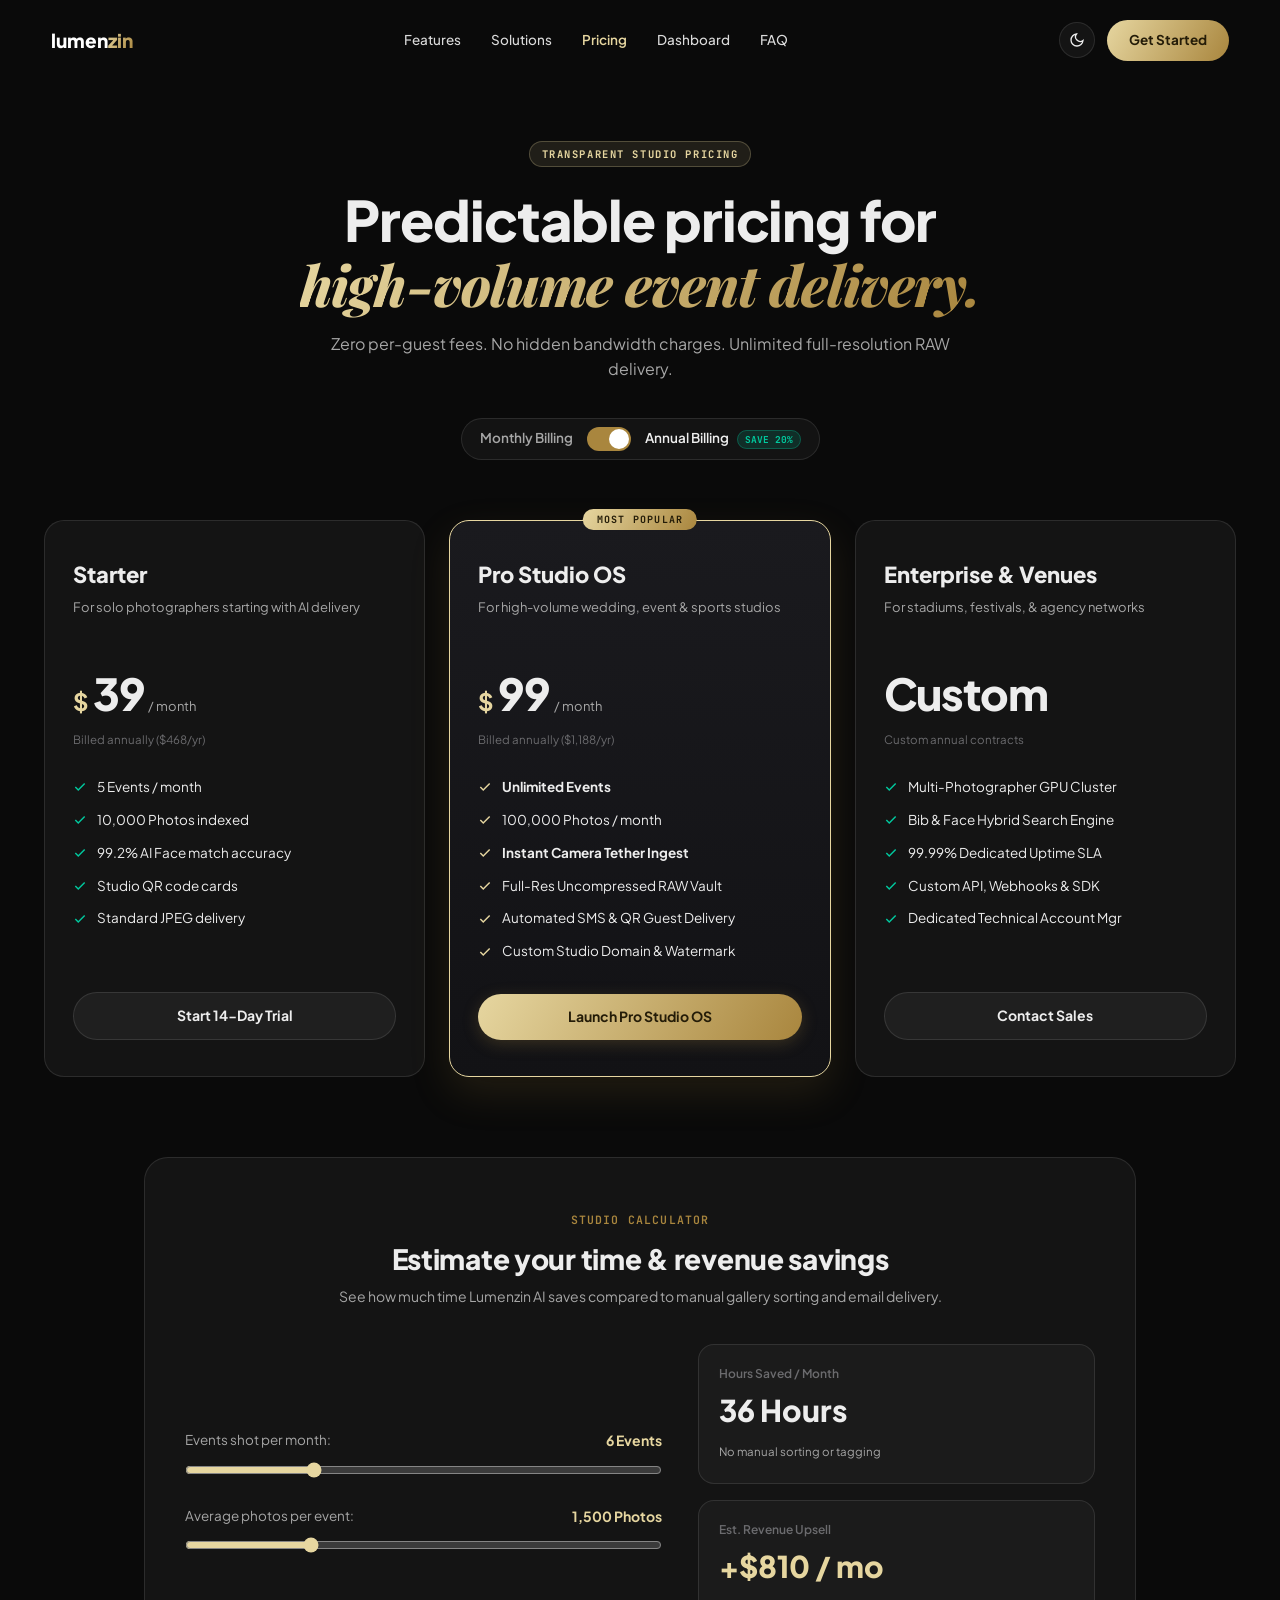
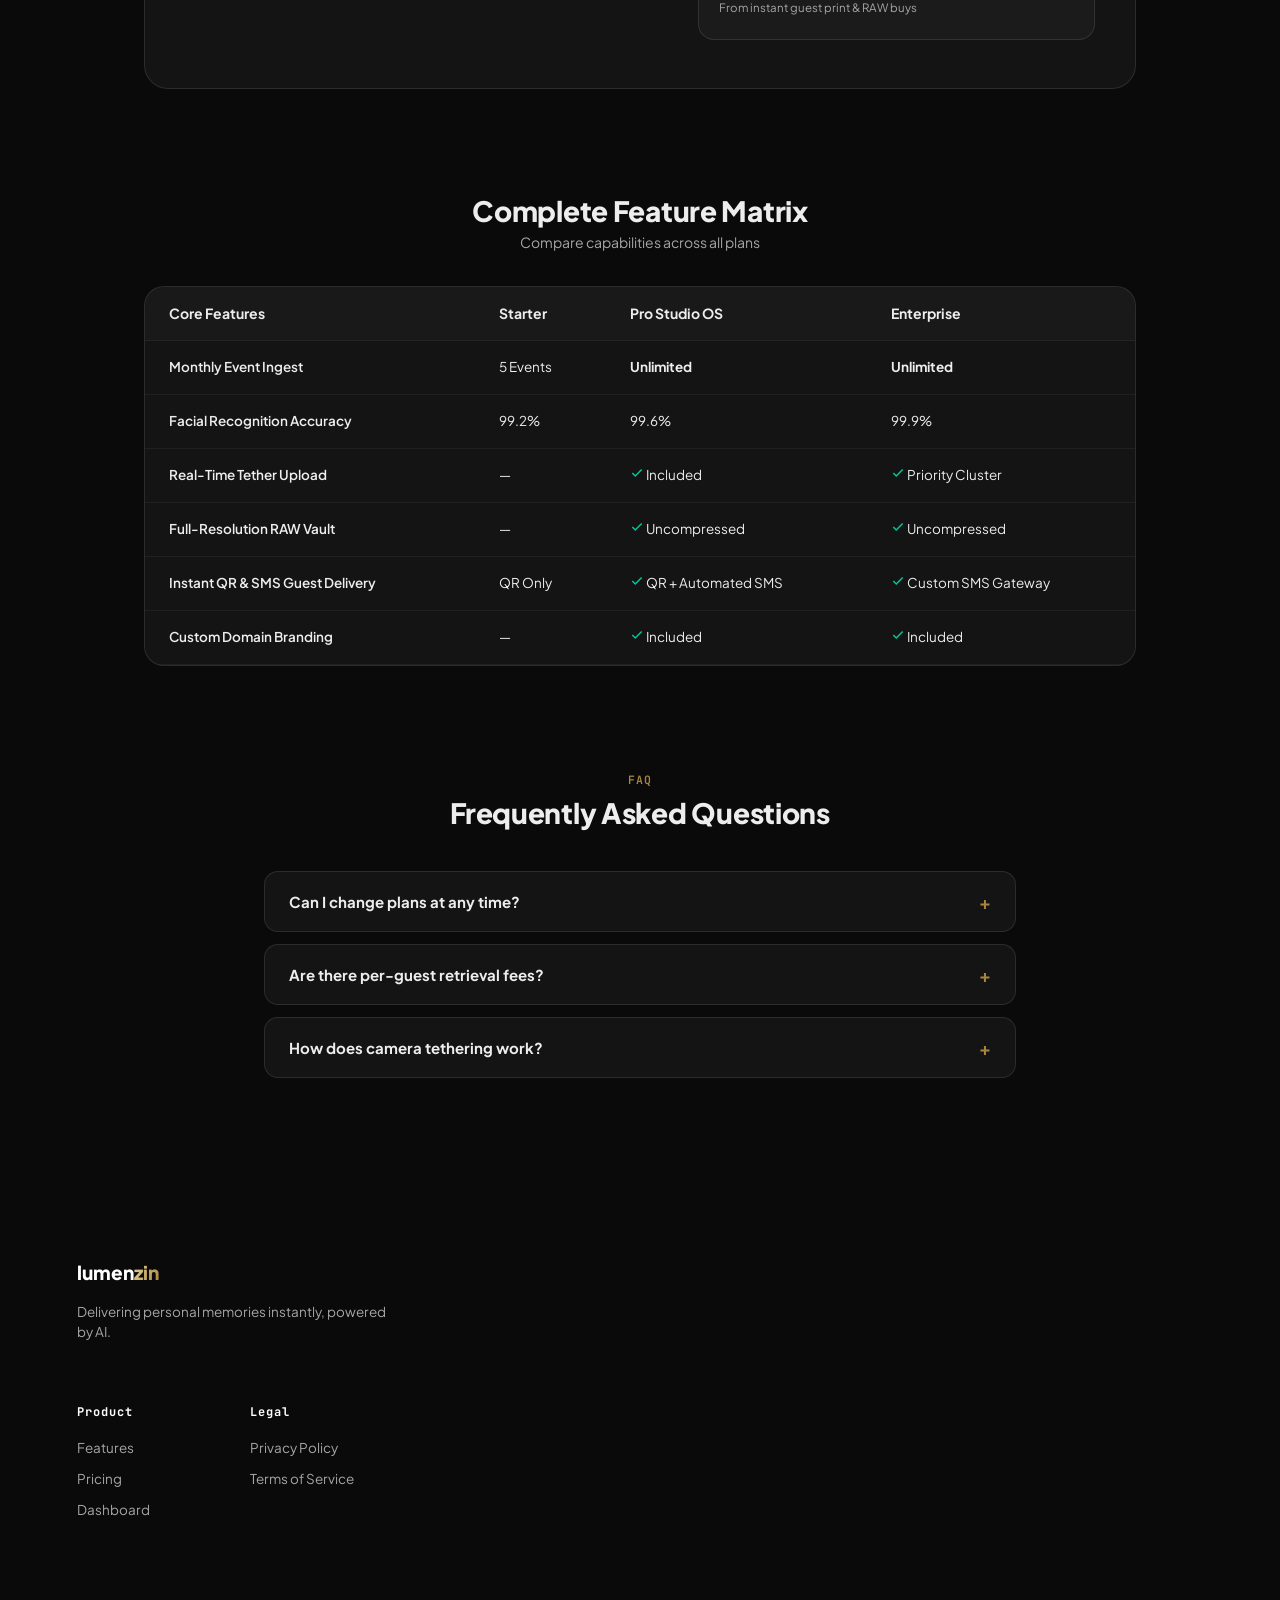
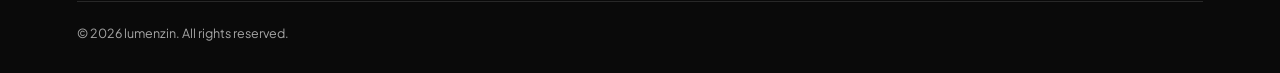
<file: pricing.html>
<!DOCTYPE html>
<html lang="en">
<head>
<meta charset="UTF-8">
<meta name="viewport" content="width=device-width, initial-scale=1, maximum-scale=1">
<title>lumenzin — Studio Pricing &amp; Plans</title>
<meta name="description" content="Predictable AI event photo delivery pricing for photographers, studios, and venue operators.">
<link rel="preconnect" href="https://fonts.googleapis.com">
<link rel="preconnect" href="https://fonts.gstatic.com" crossorigin>
<link href="https://fonts.googleapis.com/css2?family=JetBrains+Mono:wght@400;500;600&family=Playfair+Display:ital,wght@1,500;1,600&family=Plus+Jakarta+Sans:wght@400;500;600;700;800&display=swap" rel="stylesheet">
<link rel="stylesheet" href="styles.css">
<link rel="stylesheet" href="pricing.css">
<!-- GSAP -->
<script src="https://cdnjs.cloudflare.com/ajax/libs/gsap/3.12.5/gsap.min.js"></script>
</head>
<body class="pricing-body">

  <!-- NAVIGATION HEADER -->
  <header class="nav" id="nav" data-state="dark">
    <a href="index.html" class="nav__logo">lumen<span>zin</span></a>
    <nav class="nav__links">
      <a href="index.html#features">Features</a>
      <a href="index.html#scenes">Solutions</a>
      <a href="pricing.html" class="is-active">Pricing</a>
      <a href="dashboard.html">Dashboard</a>
      <a href="index.html#faq">FAQ</a>
    </nav>
    <div class="header-right-group">
      <button class="theme-toggle-btn" id="themeToggleBtn" aria-label="Toggle light/dark theme" title="Toggle Light/Dark Theme">
        <svg class="icon-sun" width="16" height="16" viewBox="0 0 24 24" fill="none" stroke="currentColor" stroke-width="2"><circle cx="12" cy="12" r="5"/><path d="M12 1v2M12 21v2M4.22 4.22l1.42 1.42M18.36 18.36l1.42 1.42M1 12h2M21 12h2M4.22 19.78l1.42-1.42M18.36 5.64l1.42-1.42"/></svg>
        <svg class="icon-moon" width="16" height="16" viewBox="0 0 24 24" fill="none" stroke="currentColor" stroke-width="2"><path d="M21 12.79A9 9 0 1 1 11.21 3 7 7 0 0 0 21 12.79z"/></svg>
      </button>
      <a href="dashboard.html" class="nav__cta">Get Started</a>
    </div>
  </header>

  <!-- HERO SECTION -->
  <section class="pricing-hero">
    <div class="pricing-hero__content">
      <span class="eyebrow-badge">TRANSPARENT STUDIO PRICING</span>
      <h1>Predictable pricing for<br><em>high-volume event delivery.</em></h1>
      <p class="pricing-sub">Zero per-guest fees. No hidden bandwidth charges. Unlimited full-resolution RAW delivery.</p>
      
      <!-- Billing Toggle Switch -->
      <div class="billing-toggle-wrap">
        <span class="toggle-label" id="labelMonthly">Monthly Billing</span>
        <button class="toggle-switch" id="billingToggle" aria-checked="true" aria-label="Toggle Annual Billing">
          <span class="toggle-knob"></span>
        </button>
        <span class="toggle-label is-active" id="labelAnnual">
          Annual Billing
          <span class="save-pill">SAVE 20%</span>
        </span>
      </div>
    </div>
  </section>

  <!-- PRICING TIERS BENTO GRID -->
  <section class="pricing-cards-section">
    <div class="pricing-grid">
      
      <!-- Tier 1: Starter -->
      <div class="pricing-card">
        <div class="pricing-card__head">
          <span class="tier-name">Starter</span>
          <p class="tier-desc">For solo photographers starting with AI delivery</p>
          <div class="price-wrap">
            <span class="price-currency">$</span>
            <span class="price-amount" data-monthly="49" data-annual="39">39</span>
            <span class="price-period">/ month</span>
          </div>
          <span class="billed-note" id="billedNote1">Billed annually ($468/yr)</span>
        </div>

        <div class="pricing-card__body">
          <ul class="feature-list">
            <li><svg width="14" height="14" viewBox="0 0 24 24" fill="none" stroke="var(--teal)" stroke-width="2.5"><polyline points="20 6 9 17 4 12"/></svg> 5 Events / month</li>
            <li><svg width="14" height="14" viewBox="0 0 24 24" fill="none" stroke="var(--teal)" stroke-width="2.5"><polyline points="20 6 9 17 4 12"/></svg> 10,000 Photos indexed</li>
            <li><svg width="14" height="14" viewBox="0 0 24 24" fill="none" stroke="var(--teal)" stroke-width="2.5"><polyline points="20 6 9 17 4 12"/></svg> 99.2% AI Face match accuracy</li>
            <li><svg width="14" height="14" viewBox="0 0 24 24" fill="none" stroke="var(--teal)" stroke-width="2.5"><polyline points="20 6 9 17 4 12"/></svg> Studio QR code cards</li>
            <li><svg width="14" height="14" viewBox="0 0 24 24" fill="none" stroke="var(--teal)" stroke-width="2.5"><polyline points="20 6 9 17 4 12"/></svg> Standard JPEG delivery</li>
          </ul>
        </div>

        <div class="pricing-card__footer">
          <a href="dashboard.html" class="btn-tier btn-tier--ghost">Start 14-Day Trial</a>
        </div>
      </div>

      <!-- Tier 2: Pro Studio OS (Featured Highlight) -->
      <div class="pricing-card pricing-card--featured">
        <div class="featured-badge">MOST POPULAR</div>
        <div class="pricing-card__head">
          <span class="tier-name">Pro Studio OS</span>
          <p class="tier-desc">For high-volume wedding, event &amp; sports studios</p>
          <div class="price-wrap">
            <span class="price-currency">$</span>
            <span class="price-amount" data-monthly="129" data-annual="99">99</span>
            <span class="price-period">/ month</span>
          </div>
          <span class="billed-note" id="billedNote2">Billed annually ($1,188/yr)</span>
        </div>

        <div class="pricing-card__body">
          <ul class="feature-list">
            <li><svg width="14" height="14" viewBox="0 0 24 24" fill="none" stroke="var(--gold-1)" stroke-width="2.5"><polyline points="20 6 9 17 4 12"/></svg> <strong>Unlimited Events</strong></li>
            <li><svg width="14" height="14" viewBox="0 0 24 24" fill="none" stroke="var(--gold-1)" stroke-width="2.5"><polyline points="20 6 9 17 4 12"/></svg> 100,000 Photos / month</li>
            <li><svg width="14" height="14" viewBox="0 0 24 24" fill="none" stroke="var(--gold-1)" stroke-width="2.5"><polyline points="20 6 9 17 4 12"/></svg> <strong>Instant Camera Tether Ingest</strong></li>
            <li><svg width="14" height="14" viewBox="0 0 24 24" fill="none" stroke="var(--gold-1)" stroke-width="2.5"><polyline points="20 6 9 17 4 12"/></svg> Full-Res Uncompressed RAW Vault</li>
            <li><svg width="14" height="14" viewBox="0 0 24 24" fill="none" stroke="var(--gold-1)" stroke-width="2.5"><polyline points="20 6 9 17 4 12"/></svg> Automated SMS &amp; QR Guest Delivery</li>
            <li><svg width="14" height="14" viewBox="0 0 24 24" fill="none" stroke="var(--gold-1)" stroke-width="2.5"><polyline points="20 6 9 17 4 12"/></svg> Custom Studio Domain &amp; Watermark</li>
          </ul>
        </div>

        <div class="pricing-card__footer">
          <a href="dashboard.html" class="btn-tier btn-tier--gold">Launch Pro Studio OS</a>
        </div>
      </div>

      <!-- Tier 3: Enterprise / Venue -->
      <div class="pricing-card">
        <div class="pricing-card__head">
          <span class="tier-name">Enterprise &amp; Venues</span>
          <p class="tier-desc">For stadiums, festivals, &amp; agency networks</p>
          <div class="price-wrap">
            <span class="price-amount">Custom</span>
          </div>
          <span class="billed-note">Custom annual contracts</span>
        </div>

        <div class="pricing-card__body">
          <ul class="feature-list">
            <li><svg width="14" height="14" viewBox="0 0 24 24" fill="none" stroke="var(--teal)" stroke-width="2.5"><polyline points="20 6 9 17 4 12"/></svg> Multi-Photographer GPU Cluster</li>
            <li><svg width="14" height="14" viewBox="0 0 24 24" fill="none" stroke="var(--teal)" stroke-width="2.5"><polyline points="20 6 9 17 4 12"/></svg> Bib &amp; Face Hybrid Search Engine</li>
            <li><svg width="14" height="14" viewBox="0 0 24 24" fill="none" stroke="var(--teal)" stroke-width="2.5"><polyline points="20 6 9 17 4 12"/></svg> 99.99% Dedicated Uptime SLA</li>
            <li><svg width="14" height="14" viewBox="0 0 24 24" fill="none" stroke="var(--teal)" stroke-width="2.5"><polyline points="20 6 9 17 4 12"/></svg> Custom API, Webhooks &amp; SDK</li>
            <li><svg width="14" height="14" viewBox="0 0 24 24" fill="none" stroke="var(--teal)" stroke-width="2.5"><polyline points="20 6 9 17 4 12"/></svg> Dedicated Technical Account Mgr</li>
          </ul>
        </div>

        <div class="pricing-card__footer">
          <a href="index.html#signup" class="btn-tier btn-tier--ghost">Contact Sales</a>
        </div>
      </div>

    </div>
  </section>

  <!-- INTERACTIVE ROI CALCULATOR -->
  <section class="calc-section">
    <div class="calc-card">
      <div class="calc-head">
        <span class="eyebrow-gold">STUDIO CALCULATOR</span>
        <h2>Estimate your time &amp; revenue savings</h2>
        <p>See how much time Lumenzin AI saves compared to manual gallery sorting and email delivery.</p>
      </div>

      <div class="calc-grid">
        <div class="calc-inputs">
          <div class="calc-control">
            <div class="control-label">
              <span>Events shot per month:</span>
              <strong id="valEvents">6 Events</strong>
            </div>
            <input type="range" id="rangeEvents" min="1" max="20" value="6" class="slider-range">
          </div>

          <div class="calc-control">
            <div class="control-label">
              <span>Average photos per event:</span>
              <strong id="valPhotos">1,500 Photos</strong>
            </div>
            <input type="range" id="rangePhotos" min="300" max="5000" step="100" value="1500" class="slider-range">
          </div>
        </div>

        <div class="calc-results">
          <div class="result-box">
            <span class="res-label">Hours Saved / Month</span>
            <div class="res-num" id="resHours">36 Hours</div>
            <span class="res-sub">No manual sorting or tagging</span>
          </div>

          <div class="result-box">
            <span class="res-label">Est. Revenue Upsell</span>
            <div class="res-num res-num--gold" id="resRevenue">+$2,160 / mo</div>
            <span class="res-sub">From instant guest print &amp; RAW buys</span>
          </div>
        </div>
      </div>
    </div>
  </section>

  <!-- FEATURE COMPARISON MATRIX -->
  <section class="matrix-section">
    <div class="matrix-head">
      <h2>Complete Feature Matrix</h2>
      <p>Compare capabilities across all plans</p>
    </div>

    <div class="table-wrap">
      <table class="matrix-table">
        <thead>
          <tr>
            <th>Core Features</th>
            <th>Starter</th>
            <th>Pro Studio OS</th>
            <th>Enterprise</th>
          </tr>
        </thead>
        <tbody>
          <tr>
            <td>Monthly Event Ingest</td>
            <td>5 Events</td>
            <td><strong>Unlimited</strong></td>
            <td><strong>Unlimited</strong></td>
          </tr>
          <tr>
            <td>Facial Recognition Accuracy</td>
            <td>99.2%</td>
            <td>99.6%</td>
            <td>99.9%</td>
          </tr>
          <tr>
            <td>Real-Time Tether Upload</td>
            <td>—</td>
            <td><svg width="14" height="14" viewBox="0 0 24 24" fill="none" stroke="var(--teal)" stroke-width="2.5"><polyline points="20 6 9 17 4 12"/></svg> Included</td>
            <td><svg width="14" height="14" viewBox="0 0 24 24" fill="none" stroke="var(--teal)" stroke-width="2.5"><polyline points="20 6 9 17 4 12"/></svg> Priority Cluster</td>
          </tr>
          <tr>
            <td>Full-Resolution RAW Vault</td>
            <td>—</td>
            <td><svg width="14" height="14" viewBox="0 0 24 24" fill="none" stroke="var(--teal)" stroke-width="2.5"><polyline points="20 6 9 17 4 12"/></svg> Uncompressed</td>
            <td><svg width="14" height="14" viewBox="0 0 24 24" fill="none" stroke="var(--teal)" stroke-width="2.5"><polyline points="20 6 9 17 4 12"/></svg> Uncompressed</td>
          </tr>
          <tr>
            <td>Instant QR &amp; SMS Guest Delivery</td>
            <td>QR Only</td>
            <td><svg width="14" height="14" viewBox="0 0 24 24" fill="none" stroke="var(--teal)" stroke-width="2.5"><polyline points="20 6 9 17 4 12"/></svg> QR + Automated SMS</td>
            <td><svg width="14" height="14" viewBox="0 0 24 24" fill="none" stroke="var(--teal)" stroke-width="2.5"><polyline points="20 6 9 17 4 12"/></svg> Custom SMS Gateway</td>
          </tr>
          <tr>
            <td>Custom Domain Branding</td>
            <td>—</td>
            <td><svg width="14" height="14" viewBox="0 0 24 24" fill="none" stroke="var(--teal)" stroke-width="2.5"><polyline points="20 6 9 17 4 12"/></svg> Included</td>
            <td><svg width="14" height="14" viewBox="0 0 24 24" fill="none" stroke="var(--teal)" stroke-width="2.5"><polyline points="20 6 9 17 4 12"/></svg> Included</td>
          </tr>
        </tbody>
      </table>
    </div>
  </section>

  <!-- FAQ SECTION -->
  <section class="pricing-faq">
    <div class="faq-head">
      <span class="eyebrow-gold">FAQ</span>
      <h2>Frequently Asked Questions</h2>
    </div>

    <div class="faq-list">
      <div class="faq-item">
        <button class="faq-q">Can I change plans at any time? <span>+</span></button>
        <div class="faq-a"><p>Yes, upgrade or downgrade instantly from your Studio OS dashboard. Plan changes take effect immediately with prorated billing.</p></div>
      </div>
      <div class="faq-item">
        <button class="faq-q">Are there per-guest retrieval fees? <span>+</span></button>
        <div class="faq-a"><p>No. Never. Guests access their personalized galleries completely free with zero bandwidth surcharges for your studio.</p></div>
      </div>
      <div class="faq-item">
        <button class="faq-q">How does camera tethering work? <span>+</span></button>
        <div class="faq-a"><p>Connect your camera via USB or wireless transmitter to Lumenzin Studio OS. Photos stream to our cloud GPU cluster in real time while you shoot.</p></div>
      </div>
    </div>
  </section>

  <!-- FOOTER -->
  <footer class="footer" id="about" data-nav="dark">
    <div class="footer__top">
      <a href="index.html" class="nav__logo">lumen<span>zin</span></a>
      <p>Delivering personal memories instantly, powered by AI.</p>
    </div>
    <div class="footer__cols">
      <div><h5>Product</h5><a href="index.html#features">Features</a><a href="pricing.html">Pricing</a><a href="dashboard.html">Dashboard</a></div>
      <div><h5>Legal</h5><a href="#">Privacy Policy</a><a href="#">Terms of Service</a></div>
    </div>
    <div class="footer__bottom"><p>© 2026 lumenzin. All rights reserved.</p></div>
  </footer>

  <script src="pricing.js"></script>
</body>
</html>
</file>
<file: styles.css>
:root{
  --black:#0A0A0A;
  --black-2:#151515;
  --page:#F4F4F4;
  --white:#FFFFFF;
  --ink:#18181A;
  --ink-dim:#6B6B6E;
  --ink-on-dark:#EDEDED;
  --ink-on-dark-dim:#A6A6A6;
  --gold-1:#E6D6A0;
  --gold-2:#A9863E;
  --gold-text:#241C08;
  --teal:#00C99E;
  --line-dark:rgba(255,255,255,0.12);
  --line-light:rgba(0,0,0,0.08);
  --ff-display:'Plus Jakarta Sans', sans-serif;
  --ff-serif:'Playfair Display', serif;
  --ff-mono:'JetBrains Mono', monospace;
}

*{box-sizing:border-box; margin:0; padding:0;}
html{scroll-behavior:smooth;}
body{font-family:var(--ff-display); background:var(--page); color:var(--ink); line-height:1.55; overflow-x:hidden;}
img{max-width:100%; display:block;}
a{color:inherit; text-decoration:none;}
h1,h2,h3,h4,h5{font-family:var(--ff-display); font-weight:700; letter-spacing:-0.01em;}
.dot-gold{color:var(--gold-2);}

/* ============ NAV ============ */
.nav{
  position:fixed; top:0; left:0; right:0; z-index:900;
  display:flex; align-items:center; justify-content:space-between;
  padding:20px 4vw;
  background:transparent;
  transition:background 0.4s ease, box-shadow 0.4s ease, padding 0.3s ease;
}
.nav[data-state="light"]{
  background:rgba(255,255,255,0.92);
  backdrop-filter:blur(10px);
  box-shadow:0 1px 0 var(--line-light);
}
.nav__logo{font-weight:800; font-size:19px; color:#fff; transition:color 0.4s;}
.nav[data-state="light"] .nav__logo{color:var(--ink);}
.nav__logo span{background:linear-gradient(120deg,var(--gold-1),var(--gold-2)); -webkit-background-clip:text; background-clip:text; color:transparent;}
.nav__links{display:flex; gap:30px;}
.nav__links a{font-size:13.5px; font-weight:500; color:#fff; opacity:0.85; transition:opacity 0.25s, color 0.4s;}
.nav[data-state="light"] .nav__links a{color:var(--ink);}
.nav__links a:hover{opacity:1;}
.nav__cta{
  font-size:13.5px; font-weight:700; color:var(--gold-text);
  background:linear-gradient(120deg,var(--gold-1),var(--gold-2));
  padding:10px 22px; border-radius:30px;
  transition:transform 0.2s, box-shadow 0.2s;
}
.nav__cta:hover{transform:translateY(-1px); box-shadow:0 6px 18px rgba(169,134,62,0.35);}
.nav__burger{display:none; background:none; border:none; cursor:pointer; flex-direction:column; gap:5px;}
.nav__burger span{width:22px; height:2px; background:#fff;}
.nav[data-state="light"] .nav__burger span{background:var(--ink);}

/* ============ HERO ============ */
.hero{
  position:relative; height:100vh; min-height:680px;
  display:flex; align-items:center; justify-content:center;
  background:var(--black); overflow:hidden;
}
/* Individual photo tiles scattered across the hero, each animated
   independently (see script.js): they loop between a dim/blurred resting
   state and a brief sharp/lit "focus" state, evoking the product's face-
   indexing concept. A mouse-parallax tilt is layered on top of the whole
   .hero__collage layer so the wall also responds to cursor movement. */
.hero__collage{
  position:absolute; inset:-6%;
  will-change:transform;
}
.collage-tile{
  position:absolute; width:125px; height:160px; border-radius:6px;
  overflow:hidden; opacity:0.85;
  filter:blur(1.5px) brightness(0.85) grayscale(0.05);
  box-shadow:0 8px 24px rgba(0,0,0,0.45);
  transition:filter 0.5s ease, opacity 0.5s ease, transform 0.5s ease, box-shadow 0.5s ease;
}
.collage-tile img{width:100%; height:100%; object-fit:cover; display:block;}
.collage-tile.is-focus{
  opacity:1; filter:blur(0) brightness(1.0) grayscale(0);
  box-shadow:0 0 0 2px rgba(230,214,160,0.85), 0 20px 45px rgba(0,0,0,0.7);
  transform:scale(1.12);
  z-index:3;
}
.hero__collage-lines{position:absolute; inset:0; width:100%; height:100%; pointer-events:none; overflow:visible;}
.hero__collage-lines line{stroke:rgba(0,201,158,0.6); stroke-width:1.5; transition:opacity 0.5s ease;}

.hero__scrim{
  position:absolute; inset:0; z-index:1;
  background:radial-gradient(ellipse at 50% 45%, rgba(10,10,10,0.45) 0%, rgba(10,10,10,0.75) 60%, rgba(10,10,10,0.9) 100%);
  pointer-events:none;
}
.hero__content{position:relative; z-index:2; text-align:center; max-width:900px; padding:0 24px;}
.hero__title{
  font-size:clamp(32px,5.4vw,58px); line-height:1.18; color:#fff; font-weight:700;
}
.hero__title em{
  font-family:var(--ff-serif); font-style:italic; font-weight:600;
  background:linear-gradient(120deg,var(--gold-1),var(--gold-2));
  -webkit-background-clip:text; background-clip:text; color:transparent;
}
.hero__sub{color:var(--ink-on-dark-dim); font-size:16px; margin:22px 0 40px; font-weight:500;}
.hero__discover{
  display:inline-flex; align-items:center; gap:9px;
  font-size:12.5px; letter-spacing:0.08em; text-transform:uppercase; font-weight:600;
  color:var(--ink-on-dark); cursor:pointer;
}
.hero__discover svg{animation:bob 1.8s ease-in-out infinite;}
@keyframes bob{0%,100%{transform:translateY(0);}50%{transform:translateY(4px);}}

/* ============ PINNED STORY ============ */
/* NOTE: no position:sticky here on purpose — GSAP ScrollTrigger's `pin` option
   below already switches this element to position:fixed and manages spacing.
   Combining CSS sticky with ScrollTrigger's own pin on the same element causes
   flicker/blank-out/jump bugs when the pin engages and releases. */
.story-pin{position:relative; height:340vh; background:var(--black); overflow:hidden;}

.features{padding:130px 6vw; background:var(--page); position:relative; z-index:10;}
.story-pin__sticky{
  height:100vh; width:100%;
  display:grid; grid-template-columns:1fr 1fr; align-items:center;
  padding:0 6vw; gap:40px;
}
.story-visual{position:relative; height:520px; display:flex; align-items:center; justify-content:center;}
.story-slide{position:absolute; inset:0; display:flex; align-items:center; justify-content:center; opacity:0; transform:translateY(24px) scale(0.97); transition:opacity 0.6s ease, transform 0.6s ease; pointer-events:none;}
.story-slide.is-active{opacity:1; transform:translateY(0) scale(1); pointer-events:auto;}

/* Step 1 "Shoot" — a full rectangular photo frame (NOT clipped to a
   circle). The circle you see is a thin decorative ring drawn on TOP of
   the photo, purely as an overlay — the photo itself fills the whole
   rectangle edge to edge, straight corners. */
.story-frame{
  position:relative; width:480px; height:560px; border-radius:14px;
  overflow:hidden; border:1px solid var(--line-dark);
}
.story-frame img{
  width:100%; height:100%; object-fit:cover; display:block;
  /* Starts blurred; script.js reduces this in real time as the user
     scrolls through step 1, reaching 0 blur by the time step 1 completes. */
  filter:blur(9px) brightness(0.75);
  transition:filter 0.05s linear;
}
.story-frame__ring{
  position:absolute; width:86%; aspect-ratio:1/1; border-radius:50%;
  top:50%; left:50%; transform:translate(-50%,-50%);
  border:1px solid rgba(255,255,255,0.22);
  pointer-events:none;
}
.focus-box{position:absolute; width:34px; height:34px; border:1.5px solid var(--teal); border-radius:4px; box-shadow:0 0 10px rgba(0,201,158,0.5);}
.hud-tags{
  position:absolute; bottom:24px; left:50%; transform:translateX(-50%);
  display:flex; gap:8px;
}
.hud-tags span{
  font-family:var(--ff-mono); font-size:10.5px; letter-spacing:0.04em; color:var(--teal);
  background:rgba(0,0,0,0.55); border:1px solid rgba(0,201,158,0.3);
  padding:5px 9px; border-radius:3px;
}

/* Step 2 "Share" — cloud/sync panel with animated progress bar, matching
   the reference site (it is NOT a circular photo like steps 1 and 3). */
.sync-panel{
  position:relative; width:420px; height:220px; border-radius:16px;
  background:var(--black-2); border:1px solid var(--line-dark);
  display:flex; flex-direction:column; align-items:center; justify-content:center;
  gap:16px; overflow:hidden;
}
.sync-panel__lines{position:absolute; inset:0; opacity:0.7;}
.sync-panel__lines svg{width:100%; height:100%;}
.sync-panel__icon{position:relative; z-index:1;}
.sync-panel__bar{position:relative; z-index:1; width:70%; height:3px; background:rgba(255,255,255,0.08); border-radius:2px; overflow:hidden;}
.sync-panel__fill{
  height:100%; width:0%; border-radius:2px;
  background:linear-gradient(90deg, var(--teal), var(--gold-1));
}
.sync-panel__terminal{position:relative; z-index:1; font-family:var(--ff-mono); font-size:11px; letter-spacing:0.05em; color:var(--ink-on-dark-dim);}

.phone-mock{
  width:260px; height:520px; border-radius:36px; background:#000;
  border:2px solid #2a2a2a; position:relative; padding:26px 18px;
  display:flex; flex-direction:column; align-items:center;
  box-shadow:0 12px 32px rgba(0,0,0,0.45);
}
.phone-mock__notch{position:absolute; top:10px; left:50%; transform:translateX(-50%); width:70px; height:6px; border-radius:4px; background:#1c1c1c;}
.phone-mock__time{align-self:flex-start; color:#fff; font-size:12px; font-family:var(--ff-mono); margin-top:6px;}
/* Two swappable states inside the same phone shell: QR/awaiting, then the
   curated-album confirmation — matches the reference site's step 3, which
   isn't static, it flips to a second screen partway through the step. */
.phone-mock__state{
  position:absolute; top:120px; left:0; right:0; display:flex; flex-direction:column; align-items:center;
  opacity:0; transform:translateY(10px); transition:opacity 0.5s ease, transform 0.5s ease; pointer-events:none;
}
.phone-mock__state.is-active{opacity:1; transform:translateY(0); pointer-events:auto;}
.phone-mock__qr{background:#fff; padding:14px; border-radius:8px;}
.phone-mock__label{color:var(--ink-on-dark-dim); font-size:12px; text-align:center; margin-top:22px; max-width:180px;}
.phone-mock__status{margin-top:14px; font-family:var(--ff-mono); font-size:10.5px; letter-spacing:0.08em; color:var(--teal); display:flex; align-items:center; gap:6px;}
.phone-mock__status .dot{width:6px; height:6px; border-radius:50%; background:var(--teal); box-shadow:0 0 6px var(--teal);}
.phone-mock__state[data-phone-state="2"] {
  top: 55px;
  padding: 0 14px;
  width: 100%;
}
.phone-mock__header {
  text-align: center;
  margin-bottom: 10px;
}
.phone-mock__badge {
  font-family: var(--ff-mono);
  font-size: 9px;
  font-weight: 700;
  color: var(--teal);
  background: rgba(0, 201, 158, 0.15);
  border: 1px solid rgba(0, 201, 158, 0.3);
  padding: 2px 7px;
  border-radius: 8px;
}
.phone-mock__curated {
  color: #fff;
  font-weight: 700;
  font-size: 15px;
  margin-top: 4px;
}
.phone-mock__gallery {
  display: flex;
  flex-direction: column;
  gap: 8px;
  width: 100%;
}
.phone-gallery__main {
  width: 100%;
  height: 180px;
  object-fit: cover;
  border-radius: 12px;
  border: 1px solid rgba(255, 255, 255, 0.15);
}
.phone-gallery__row {
  display: flex;
  gap: 8px;
  width: 100%;
}
.phone-gallery__row img {
  width: calc(50% - 4px);
  height: 90px;
  object-fit: cover;
  border-radius: 10px;
  border: 1px solid rgba(255, 255, 255, 0.12);
}
.phone-mock__btn {
  margin-top: 14px;
  background: linear-gradient(120deg, var(--gold-1), var(--gold-2));
  border: none;
  color: var(--gold-text);
  font-weight: 700;
  font-size: 11.5px;
  font-family: var(--ff-display);
  padding: 8px 16px;
  border-radius: 20px;
  cursor: pointer;
  box-shadow: 0 4px 12px rgba(169, 134, 62, 0.3);
}

.story-copy{position:relative; height:220px;}
.story-text{position:absolute; inset:0; opacity:0; transform:translateY(18px); transition:opacity 0.6s ease, transform 0.6s ease; pointer-events:none;}
.story-text.is-active{opacity:1; transform:translateY(0); pointer-events:auto;}
.eyebrow-num{font-family:var(--ff-mono); font-size:14px; color:var(--gold-1); letter-spacing:0.1em;}
.story-text h3{font-size:clamp(30px,3.6vw,44px); color:#fff; margin:14px 0 10px;}
.story-text .tagline{font-family:var(--ff-serif); font-style:italic; font-weight:500; color:var(--gold-1); font-size:17px; margin-bottom:18px;}
.story-text .body{color:var(--ink-on-dark-dim); max-width:420px; font-size:15px;}

.story-progress{position:absolute; right:6vw; top:50%; transform:translateY(-50%); display:flex; flex-direction:column; gap:14px;}
.story-progress span{width:6px; height:6px; border-radius:50%; background:var(--line-dark); transition:background 0.3s, transform 0.3s;}
.story-progress span.is-active{background:var(--gold-1); transform:scale(1.6);}

/* Wave divider between the dark pinned story section and the light
   features section below. Sits at the very bottom of .story-pin (outside
   the pinned sticky box), so it only enters view in the last moment of
   scrolling through the section, right as the pin releases — matching
   when it appears in the reference recording. */
.story-wave{position:absolute; left:0; right:0; bottom:-1px; line-height:0; z-index:5; pointer-events:none;}
.story-wave svg{width:100%; height:auto; display:block;}

/* ============ SECTION HEAD ============ */
.section-head{max-width:640px; margin:0 auto 60px; text-align:center;}
.section-head h2{font-size:clamp(28px,3.6vw,42px); color:var(--ink);}
.section-head p{color:var(--ink-dim); margin-top:14px; font-size:15.5px;}
.section-head--inline{margin-bottom:36px; text-align:left; max-width:none;}

/* ============ FEATURES ============ */
.feature-grid{display:grid; grid-template-columns:repeat(3,1fr); gap:26px; max-width:1180px; margin:0 auto;}
.feature-card{
  background:var(--white); border-radius:16px; padding:34px;
  box-shadow:0 1px 3px rgba(0,0,0,0.04), 0 12px 24px rgba(0,0,0,0.03);
  transition:transform 0.3s ease, box-shadow 0.3s ease;
}
.feature-card:hover{transform:translateY(-4px); box-shadow:0 20px 40px rgba(0,0,0,0.08);}
.feature-card__icon{
  width:46px; height:46px; border-radius:50%; margin-bottom:22px;
  display:flex; align-items:center; justify-content:center;
  background:linear-gradient(135deg,#F1E7C8,#D8C48C); color:var(--gold-text);
}
.feature-card h3{font-size:18px; margin-bottom:8px;}
.feature-card p{font-size:14px; color:var(--ink-dim);}

/* ============ HORIZONTAL SCENES ============ */
/* No hardcoded vh height here anymore. Previously this was height:420vh as a
   rough guess AND the JS separately computed an exact pixel scroll distance
   for GSAP's pin — those two numbers didn't agree, and since the OUTER
   wrapper (this element) was being pinned instead of the INNER 100vh sticky
   box, once the shorter JS-computed distance finished the pin released early,
   leaving a few hundred vh of leftover empty space to scroll through before
   the next section. GSAP's pin-spacer now sizes this wrapper automatically. */
.scenes-pin{position:relative; background:var(--page);}
.scenes-pin__sticky{
  height:100vh; width:100%; display:flex; flex-direction:column;
  overflow:hidden; padding:32px 0 28px 6vw; box-sizing: border-box;
}

.scenes-head-wrap {
  display: flex;
  justify-content: space-between;
  align-items: flex-end;
  margin-bottom: 14px;
  padding-right: 6vw;
  flex-wrap: wrap;
  gap: 12px;
  flex: 0 0 auto;
}

.scenes-controls {
  display: flex;
  align-items: center;
  gap: 18px;
  flex-wrap: wrap;
}

.scene-filters {
  display: flex;
  gap: 6px;
  background: rgba(0, 0, 0, 0.04);
  padding: 4px;
  border-radius: 30px;
  border: 1px solid rgba(0, 0, 0, 0.08);
}

.scene-filter-btn {
  font-family: var(--ff-display);
  font-size: 12px;
  font-weight: 600;
  padding: 6px 14px;
  border-radius: 20px;
  border: none;
  background: transparent;
  color: var(--ink-dim);
  cursor: pointer;
  transition: all 0.25s ease;
}

.scene-filter-btn:hover {
  color: var(--ink);
}

.scene-filter-btn.is-active {
  background: var(--white);
  color: var(--ink);
  font-weight: 700;
  box-shadow: 0 2px 8px rgba(0, 0, 0, 0.09);
}

.scenes-progress-indicator {
  display: flex;
  align-items: center;
  gap: 10px;
}

.scenes-counter {
  font-family: var(--ff-mono);
  font-size: 11.5px;
  font-weight: 700;
  color: var(--gold-2);
}

.scenes-progress-bar {
  width: 90px;
  height: 4px;
  background: rgba(0, 0, 0, 0.08);
  border-radius: 4px;
  overflow: hidden;
}

.scenes-progress-fill {
  width: 10%;
  height: 100%;
  background: linear-gradient(90deg, var(--gold-1), var(--gold-2));
  border-radius: 4px;
  transition: width 0.2s linear;
}

.scenes-track {
  display: flex;
  gap: 22px;
  flex: 1 1 auto;
  min-height: 0;
  max-height: 100%;
  align-items: stretch;
  padding-right: 6vw;
  padding-bottom: 4px;
  will-change: transform;
  transform: translateZ(0);
  backface-visibility: hidden;
}

.scene-card {
  position: relative;
  height: 100%;
  aspect-ratio: 3.4 / 4;
  flex-shrink: 0;
  max-height: 100%;
  border-radius: 20px;
  overflow: hidden;
  box-shadow: 0 16px 36px rgba(0, 0, 0, 0.2);
  will-change: opacity;
  transform: translateZ(0);
  backface-visibility: hidden;
  transition: box-shadow 0.3s ease, border-color 0.3s ease, opacity 0.3s ease;
  border: 1px solid rgba(255, 255, 255, 0.22);
}

.scene-card__img {
  position: absolute;
  inset: 0;
  width: 100%;
  height: 100%;
  object-fit: cover;
  pointer-events: none;
  z-index: 1;
  will-change: transform;
  transform: translateZ(0);
  backface-visibility: hidden;
  transition: transform 0.4s ease;
}

.scene-card:hover .scene-card__img {
  transform: scale(1.05);
}

.scene-card:hover {
  box-shadow: 0 24px 48px rgba(0, 0, 0, 0.3);
  border-color: var(--gold-1);
}

.scene-card.is-dimmed {
  opacity: 0.2;
  filter: grayscale(0.8);
  pointer-events: none;
}

.scene-card.is-active-focus {
  border: 2px solid var(--gold-1);
  box-shadow: 0 20px 48px rgba(169, 134, 62, 0.35);
}

.scene-card::after {
  content: "";
  position: absolute;
  inset: 0;
  background: linear-gradient(180deg, rgba(0,0,0,0) 0%, rgba(0,0,0,0.15) 30%, rgba(10,10,10,0.92) 80%, #0A0A0A 100%);
  transition: background 0.3s ease;
}

.scene-card:hover::after {
  background: linear-gradient(180deg, rgba(0,0,0,0) 0%, rgba(0,0,0,0.1) 25%, rgba(10,10,10,0.96) 75%, #0A0A0A 100%);
}

.scene-badge {
  position: absolute;
  top: 16px;
  right: 16px;
  z-index: 3;
  font-family: var(--ff-mono);
  font-size: 10px;
  font-weight: 700;
  letter-spacing: 0.05em;
  background: rgba(10, 10, 10, 0.85);
  color: var(--gold-1);
  border: 1px solid rgba(230, 214, 160, 0.4);
  padding: 4px 10px;
  border-radius: 20px;
  backdrop-filter: blur(12px);
  box-shadow: 0 4px 12px rgba(0, 0, 0, 0.3);
}

.scene-card__content {
  position: absolute;
  bottom: 0;
  left: 0;
  right: 0;
  z-index: 3;
  padding: 20px 18px;
  display: flex;
  flex-direction: column;
  gap: 6px;
  background: linear-gradient(180deg, rgba(10,10,10,0) 0%, rgba(10,10,10,0.85) 35%, rgba(10,10,10,0.98) 100%);
  backdrop-filter: blur(4px);
  transition: transform 0.3s ease;
}

.scene-card:hover .scene-card__content {
  transform: translateY(-2px);
}

.scene-tags {
  display: flex;
  gap: 6px;
  flex-wrap: wrap;
}

.scene-tags span {
  font-family: var(--ff-mono);
  font-size: 9.5px;
  font-weight: 600;
  color: var(--teal);
  background: rgba(0, 201, 158, 0.15);
  border: 1px solid rgba(0, 201, 158, 0.35);
  padding: 2px 7px;
  border-radius: 4px;
}

.scene-card__content h3 {
  color: #FFFFFF;
  font-size: clamp(17px, 1.6vw, 21px);
  font-weight: 800;
  line-height: 1.25;
  margin: 2px 0 0;
  letter-spacing: -0.02em;
  text-shadow: 0 2px 8px rgba(0, 0, 0, 0.7);
}

.scene-card__content p {
  color: rgba(255, 255, 255, 0.88);
  font-size: clamp(11.5px, 1.05vw, 13px);
  line-height: 1.4;
  margin: 0;
  text-shadow: 0 1px 4px rgba(0, 0, 0, 0.6);
}

.scene-card__btn {
  display: inline-flex;
  align-items: center;
  gap: 6px;
  font-size: 11.5px;
  font-weight: 700;
  color: var(--gold-1);
  text-decoration: none;
  margin-top: 4px;
  transition: opacity 0.2s ease, transform 0.2s ease;
}

.scene-card__btn:hover {
  transform: translateX(4px);
  color: #FFFFFF;
}

/* ============ PRIVACY ============ */
.privacy{padding:130px 6vw; background:var(--white);}
.privacy-grid{display:grid; grid-template-columns:repeat(4,1fr); gap:32px; max-width:1180px; margin:0 auto;}
.privacy-item{padding:26px; border-left:2px solid var(--gold-1);}
.privacy-item h4{font-size:16.5px; margin-bottom:8px;}
.privacy-item p{font-size:13.5px; color:var(--ink-dim);}

/* ============ SIGNUP + FAQ PANEL ============ */
.panel{padding:100px 6vw 130px; background:var(--page);}
.panel__inner{
  max-width:1180px; margin:0 auto; background:var(--white); border-radius:24px;
  display:grid; grid-template-columns:1fr 1fr; gap:0;
  box-shadow:0 30px 70px rgba(0,0,0,0.06); overflow:hidden;
}
.panel__form, .panel__faq{padding:60px 50px;}
.panel__form{border-right:1px solid var(--line-light);}
.eyebrow-gold{font-family:var(--ff-mono); font-size:11.5px; letter-spacing:0.1em; text-transform:uppercase; color:var(--gold-2); font-weight:600;}
.panel__form h2, .panel__faq h2{font-size:28px; margin:12px 0 14px;}
.panel__form p{color:var(--ink-dim); font-size:14.5px; margin-bottom:26px;}
.panel__form label{display:block; font-size:11.5px; font-weight:600; letter-spacing:0.06em; text-transform:uppercase; color:var(--ink-dim); margin-bottom:14px;}
.panel__form input, .panel__form textarea{
  width:100%; margin-top:8px; border:1px solid var(--line-light); border-radius:8px;
  padding:12px 14px; font-family:var(--ff-display); font-size:14px; outline:none;
  transition:border-color 0.2s;
}
.panel__form input:focus, .panel__form textarea:focus{border-color:var(--gold-2);}
.btn-gold{
  margin-top:8px; width:100%; display:inline-flex; align-items:center; justify-content:center; gap:8px;
  background:linear-gradient(120deg,var(--gold-1),var(--gold-2)); color:var(--gold-text);
  font-weight:700; font-size:14.5px; padding:15px; border:none; border-radius:30px; cursor:pointer;
  transition:transform 0.2s, box-shadow 0.2s;
}
.btn-gold:hover{transform:translateY(-2px); box-shadow:0 10px 24px rgba(169,134,62,0.35);}
.panel__pills{display:flex; gap:16px; margin-top:18px; flex-wrap:wrap;}
.panel__pills span{font-size:11.5px; color:var(--ink-dim); display:flex; align-items:center; gap:5px;}
.panel__pills span::before{content:"●"; color:var(--gold-2); font-size:8px;}
.signup__note{margin-top:14px; font-size:13px; color:var(--teal); font-weight:600;}

.faq-list{border-top:1px solid var(--line-light);}
.faq-item{border-bottom:1px solid var(--line-light);}
.faq-q{
  width:100%; text-align:left; background:none; border:none; cursor:pointer;
  padding:18px 0; font-size:15px; font-weight:600;
  display:flex; justify-content:space-between; align-items:center; color:var(--ink);
}
.faq-q span{color:var(--gold-2); font-size:18px; transition:transform 0.3s;}
.faq-item.is-open .faq-q span{transform:rotate(45deg);}
.faq-a{max-height:0; overflow:hidden; transition:max-height 0.35s ease;}
.faq-a p{padding-bottom:18px; font-size:13.5px; color:var(--ink-dim);}

/* ============ FOOTER ============ */
.footer{background:var(--black); color:var(--ink-on-dark-dim); padding:80px 6vw 30px;}
.footer__top{margin-bottom:60px;}
.footer__top p{margin-top:14px; max-width:320px; font-size:13.5px;}
.footer__cols{display:flex; gap:100px; margin-bottom:70px;}
.footer__cols h5{font-family:var(--ff-mono); font-size:12px; color:#fff; letter-spacing:0.08em; margin-bottom:16px;}
.footer__cols a{display:block; font-size:13.5px; margin-bottom:10px; transition:color 0.2s;}
.footer__cols a:hover{color:var(--gold-1);}
.footer__bottom{border-top:1px solid var(--line-dark); padding-top:22px; font-size:12.5px;}

/* ============ RESPONSIVE ============ */
@media (max-width:980px){
  .nav__links{display:none;}
  .nav__burger{display:flex;}
  .story-pin__sticky{grid-template-columns:1fr; text-align:center; gap:20px; padding-top:100px;}
  .story-visual{height:400px;}
  .story-frame{width:300px; height:360px;}
  .sync-panel{width:300px; height:190px;}
  .phone-mock{width:220px; height:440px;}
  .story-copy{height:260px;}
  .story-progress{display:none;}
  .feature-grid{grid-template-columns:1fr 1fr;}
  .privacy-grid{grid-template-columns:1fr 1fr;}
  .panel__inner{grid-template-columns:1fr;}
  .panel__form{border-right:none; border-bottom:1px solid var(--line-light);}
}
@media (max-width:560px){
  .feature-grid, .privacy-grid{grid-template-columns:1fr;}
  .footer__cols{gap:50px;}
  .scene-card{aspect-ratio:3/4;}
  .collage-tile{width:74px; height:96px;}
}

@media (prefers-reduced-motion: reduce){
  *{animation:none !important; transition:none !important;}
}
</file>
<file: pricing.css>
/* ==========================================================================
   LUMENZIN — PRICING PAGE STYLES
   ========================================================================== */

:root {
  --pricing-bg: #0A0A0A;
  --pricing-card: #141414;
  --pricing-card-hover: #1A1A1A;
  --gold-1: #E6D6A0;
  --gold-2: #A9863E;
  --gold-text: #241C08;
  --teal: #00C99E;
  --text-main: #EDEDED;
  --text-muted: #A6A6A6;
  --text-dim: #6B6B6E;
  --border-light: rgba(255, 255, 255, 0.1);
  --border-gold: rgba(230, 214, 160, 0.35);
}

body.pricing-body.light-mode {
  --pricing-bg: #F4F4F4;
  --pricing-card: #FFFFFF;
  --pricing-card-hover: #F8F8F8;
  --gold-1: #8C6A1E;
  --gold-2: #6E5112;
  --gold-text: #FFFFFF;
  --teal: #007A5E;
  --text-heading: #0A0A0A;
  --text-main: #18181A;
  --text-muted: #4A4A52;
  --text-dim: #6E6E78;
  --border-light: rgba(0, 0, 0, 0.1);
  --border-gold: rgba(140, 106, 30, 0.4);
}

body.pricing-body.light-mode .pricing-card,
body.pricing-body.light-mode .calc-card,
body.pricing-body.light-mode .result-box,
body.pricing-body.light-mode .table-wrap,
body.pricing-body.light-mode .faq-item {
  box-shadow: 0 10px 30px rgba(0, 0, 0, 0.07), 0 2px 8px rgba(0, 0, 0, 0.04);
  border-color: rgba(0, 0, 0, 0.1);
}

body.pricing-body.light-mode .pricing-card--featured {
  background: linear-gradient(180deg, #FFFFFF 0%, #FAF7F0 100%);
  border: 2px solid var(--gold-1);
  box-shadow: 0 16px 40px rgba(140, 106, 30, 0.2), 0 4px 12px rgba(0, 0, 0, 0.05);
}

body.pricing-body.light-mode .featured-badge {
  background: linear-gradient(120deg, var(--gold-1), var(--gold-2));
  color: #FFFFFF;
}

body.pricing-body.light-mode .billing-toggle-wrap {
  background: #FFFFFF;
  box-shadow: 0 4px 14px rgba(0, 0, 0, 0.05);
}

body.pricing-body.light-mode .btn-tier--ghost {
  background: rgba(0, 0, 0, 0.03);
  border-color: rgba(0, 0, 0, 0.12);
  color: var(--text-main);
}

body.pricing-body.light-mode .btn-tier--ghost:hover {
  background: rgba(0, 0, 0, 0.07);
  border-color: rgba(0, 0, 0, 0.25);
}

body.pricing-body {
  background-color: var(--pricing-bg);
  color: var(--text-main);
  font-family: var(--ff-display);
  min-height: 100vh;
  margin: 0;
  overflow-x: hidden;
  transition: background-color 0.3s ease, color 0.3s ease;
}

body.pricing-body.light-mode .nav[data-state="dark"] {
  background: rgba(244, 244, 244, 0.9);
  backdrop-filter: blur(16px);
  border-bottom: 1px solid var(--border-light);
}

body.pricing-body.light-mode .nav[data-state="dark"] .nav__logo,
body.pricing-body.light-mode .nav[data-state="dark"] .nav__links a {
  color: var(--text-main);
}

.header-right-group {
  display: flex;
  align-items: center;
  gap: 12px;
}

.theme-toggle-btn {
  width: 36px;
  height: 36px;
  border-radius: 50%;
  background: var(--pricing-card);
  border: 1px solid var(--border-light);
  color: var(--text-main);
  display: flex;
  align-items: center;
  justify-content: center;
  cursor: pointer;
  transition: all 0.2s ease;
  padding: 0;
}

.theme-toggle-btn:hover {
  background: var(--pricing-card-hover);
  border-color: var(--gold-1);
}

.theme-toggle-btn .icon-sun { display: none; }
.theme-toggle-btn .icon-moon { display: block; }

body.pricing-body.light-mode .theme-toggle-btn .icon-sun { display: block; }
body.pricing-body.light-mode .theme-toggle-btn .icon-moon { display: none; }

/* Nav active state override */
.nav__links a.is-active {
  color: var(--gold-1);
  font-weight: 600;
  opacity: 1;
}

/* ---------- HERO SECTION ---------- */
.pricing-hero {
  padding: 140px 24px 60px;
  text-align: center;
  max-width: 900px;
  margin: 0 auto;
}

.eyebrow-badge {
  font-family: var(--ff-mono);
  font-size: 10.5px;
  font-weight: 700;
  letter-spacing: 0.15em;
  color: var(--gold-1);
  background: rgba(230, 214, 160, 0.1);
  border: 1px solid rgba(230, 214, 160, 0.25);
  padding: 4px 12px;
  border-radius: 20px;
  display: inline-block;
  margin-bottom: 20px;
}

.pricing-hero h1 {
  font-size: clamp(34px, 5vw, 56px);
  line-height: 1.15;
  color: var(--text-heading);
  font-weight: 800;
  letter-spacing: -0.02em;
  margin-bottom: 16px;
}

.pricing-hero h1 em {
  font-family: var(--ff-serif);
  font-style: italic;
  background: linear-gradient(120deg, var(--gold-1), var(--gold-2));
  -webkit-background-clip: text;
  background-clip: text;
  color: transparent;
}

.pricing-sub {
  font-size: 16px;
  color: var(--text-muted);
  max-width: 620px;
  margin: 0 auto 36px;
}

/* Billing Toggle */
.billing-toggle-wrap {
  display: inline-flex;
  align-items: center;
  gap: 14px;
  background: rgba(255, 255, 255, 0.04);
  border: 1px solid var(--border-light);
  padding: 8px 18px;
  border-radius: 40px;
}

.toggle-label {
  font-size: 13.5px;
  font-weight: 600;
  color: var(--text-muted);
  transition: color 0.2s ease;
}

.toggle-label.is-active {
  color: var(--text-heading);
}

.toggle-switch {
  position: relative;
  width: 44px;
  height: 24px;
  background: rgba(255, 255, 255, 0.15);
  border-radius: 30px;
  border: none;
  cursor: pointer;
  padding: 2px;
  transition: background 0.3s ease;
}

.toggle-switch[aria-checked="true"] {
  background: var(--gold-2);
}

.toggle-knob {
  display: block;
  width: 20px;
  height: 20px;
  background: #FFF;
  border-radius: 50%;
  transition: transform 0.3s ease;
}

.toggle-switch[aria-checked="true"] .toggle-knob {
  transform: translateX(20px);
}

.save-pill {
  font-family: var(--ff-mono);
  font-size: 9.5px;
  font-weight: 700;
  background: rgba(0, 201, 158, 0.15);
  color: var(--teal);
  border: 1px solid rgba(0, 201, 158, 0.3);
  padding: 2px 7px;
  border-radius: 10px;
  margin-left: 6px;
}

/* ---------- PRICING TIERS GRID ---------- */
.pricing-cards-section {
  max-width: 1240px;
  margin: 0 auto;
  padding: 0 24px 80px;
}

.pricing-grid {
  display: grid;
  grid-template-columns: repeat(3, 1fr);
  gap: 24px;
  align-items: stretch;
}

.pricing-card {
  position: relative;
  background: var(--pricing-card);
  border: 1px solid var(--border-light);
  border-radius: 20px;
  padding: 36px 28px;
  display: flex;
  flex-direction: column;
  transition: transform 0.3s ease, border-color 0.3s ease;
}

.pricing-card:hover {
  transform: translateY(-4px);
  border-color: rgba(255, 255, 255, 0.2);
}

.pricing-card--featured {
  background: linear-gradient(180deg, #1A1A1E 0%, #121215 100%);
  border: 1.5px solid var(--gold-1);
  box-shadow: 0 16px 40px rgba(169, 134, 62, 0.15);
}

.featured-badge {
  position: absolute;
  top: -12px;
  left: 50%;
  transform: translateX(-50%);
  font-family: var(--ff-mono);
  font-size: 10px;
  font-weight: 700;
  letter-spacing: 0.12em;
  background: linear-gradient(120deg, var(--gold-1), var(--gold-2));
  color: var(--gold-text);
  padding: 3px 14px;
  border-radius: 12px;
}

.tier-name {
  font-size: 22px;
  font-weight: 800;
  color: var(--text-heading);
  display: block;
}

.tier-desc {
  font-size: 13px;
  color: var(--text-muted);
  margin: 6px 0 24px;
  min-height: 38px;
}

.price-wrap {
  display: flex;
  align-items: baseline;
  gap: 4px;
}

.price-currency {
  font-size: 24px;
  font-weight: 700;
  color: var(--gold-1);
}

.price-amount {
  font-size: 44px;
  font-weight: 800;
  color: var(--text-heading);
  letter-spacing: -0.03em;
}

.price-period {
  font-size: 13px;
  color: var(--text-muted);
}

.billed-note {
  font-size: 11.5px;
  color: var(--text-dim);
  display: block;
  margin-top: 4px;
  margin-bottom: 28px;
}

.feature-list {
  list-style: none;
  padding: 0;
  margin: 0 0 32px;
  display: flex;
  flex-direction: column;
  gap: 12px;
}

.feature-list li {
  font-size: 13.5px;
  color: var(--text-main);
  display: flex;
  align-items: center;
  gap: 10px;
}

.feature-list li strong {
  color: var(--text-heading);
}

.pricing-card__footer {
  margin-top: auto;
}

.btn-tier {
  display: block;
  width: 100%;
  text-align: center;
  font-family: var(--ff-display);
  font-size: 14px;
  font-weight: 700;
  padding: 12px 24px;
  border-radius: 30px;
  text-decoration: none;
  transition: all 0.25s ease;
}

.btn-tier--gold {
  background: linear-gradient(120deg, var(--gold-1), var(--gold-2));
  color: var(--gold-text);
  box-shadow: 0 4px 16px rgba(169, 134, 62, 0.25);
}

.btn-tier--gold:hover {
  transform: translateY(-2px);
  box-shadow: 0 8px 24px rgba(169, 134, 62, 0.4);
}

.btn-tier--ghost {
  background: rgba(255, 255, 255, 0.05);
  border: 1px solid var(--border-light);
  color: var(--text-main);
}

.btn-tier--ghost:hover {
  background: rgba(255, 255, 255, 0.1);
  border-color: rgba(255, 255, 255, 0.25);
}

/* ---------- ROI CALCULATOR ---------- */
.calc-section {
  max-width: 1040px;
  margin: 0 auto 100px;
  padding: 0 24px;
}

.calc-card {
  background: var(--pricing-card);
  border: 1px solid var(--border-light);
  border-radius: 24px;
  padding: 48px 40px;
}

.calc-head {
  text-align: center;
  margin-bottom: 36px;
}

.calc-head h2 {
  font-size: 28px;
  font-weight: 800;
  color: var(--text-heading);
  margin: 6px 0;
}

.calc-head p {
  font-size: 14px;
  color: var(--text-muted);
}

.calc-grid {
  display: grid;
  grid-template-columns: 1.2fr 1fr;
  gap: 36px;
  align-items: center;
}

.calc-inputs {
  display: flex;
  flex-direction: column;
  gap: 28px;
}

.calc-control {
  display: flex;
  flex-direction: column;
  gap: 10px;
}

.control-label {
  display: flex;
  justify-content: space-between;
  font-size: 13.5px;
  color: var(--text-muted);
}

.control-label strong {
  color: var(--gold-1);
  font-size: 14px;
}

.slider-range {
  width: 100%;
  accent-color: var(--gold-1);
  cursor: pointer;
}

.calc-results {
  display: flex;
  flex-direction: column;
  gap: 16px;
}

.result-box {
  background: rgba(255, 255, 255, 0.03);
  border: 1px solid var(--border-light);
  border-radius: 16px;
  padding: 20px;
}

.res-label {
  font-size: 12px;
  color: var(--text-dim);
  font-weight: 600;
  display: block;
}

.res-num {
  font-size: 30px;
  font-weight: 800;
  color: var(--text-heading);
  margin: 4px 0;
}

.res-num--gold {
  color: var(--gold-1);
}

.res-sub {
  font-size: 11.5px;
  color: var(--text-muted);
}

/* ---------- MATRIX TABLE ---------- */
.matrix-section {
  max-width: 1040px;
  margin: 0 auto 100px;
  padding: 0 24px;
}

.matrix-head {
  text-align: center;
  margin-bottom: 32px;
}

.matrix-head h2 {
  font-size: 28px;
  font-weight: 800;
  color: var(--text-heading);
}

.matrix-head p {
  font-size: 14px;
  color: var(--text-muted);
}

.table-wrap {
  background: var(--pricing-card);
  border: 1px solid var(--border-light);
  border-radius: 20px;
  overflow-x: auto;
}

.matrix-table {
  width: 100%;
  border-collapse: collapse;
  text-align: left;
}

.matrix-table th, .matrix-table td {
  padding: 16px 24px;
  border-bottom: 1px solid rgba(255, 255, 255, 0.05);
  font-size: 13.5px;
}

.matrix-table th {
  font-size: 14px;
  font-weight: 700;
  color: var(--text-heading);
  background: rgba(255, 255, 255, 0.02);
}

.matrix-table td:first-child {
  font-weight: 600;
  color: var(--text-main);
}

/* ---------- FAQ ---------- */
.pricing-faq {
  max-width: 800px;
  margin: 0 auto 100px;
  padding: 0 24px;
}

.faq-head {
  text-align: center;
  margin-bottom: 36px;
}

.faq-head h2 {
  font-size: 28px;
  font-weight: 800;
  color: var(--text-heading);
}

.faq-list {
  display: flex;
  flex-direction: column;
  gap: 12px;
}

.faq-item {
  background: var(--pricing-card);
  border: 1px solid var(--border-light);
  border-radius: 14px;
  overflow: hidden;
}

.faq-q {
  width: 100%;
  padding: 18px 24px;
  background: transparent;
  border: none;
  color: var(--text-heading);
  font-family: var(--ff-display);
  font-size: 15px;
  font-weight: 700;
  text-align: left;
  display: flex;
  justify-content: space-between;
  align-items: center;
  cursor: pointer;
}

.faq-a {
  padding: 0 24px 18px;
  display: none;
  font-size: 13.5px;
  color: var(--text-muted);
  line-height: 1.6;
}

.faq-item.is-open .faq-a {
  display: block;
}

/* ---------- RESPONSIVE MEDIA QUERIES ---------- */
@media (max-width: 1024px) {
  .pricing-grid {
    grid-template-columns: 1fr;
    max-width: 480px;
    margin: 0 auto;
  }

  .calc-grid {
    grid-template-columns: 1fr;
  }
}

@media (max-width: 640px) {
  .pricing-hero {
    padding-top: 100px;
  }

  .calc-card {
    padding: 28px 20px;
  }
}
</file>
